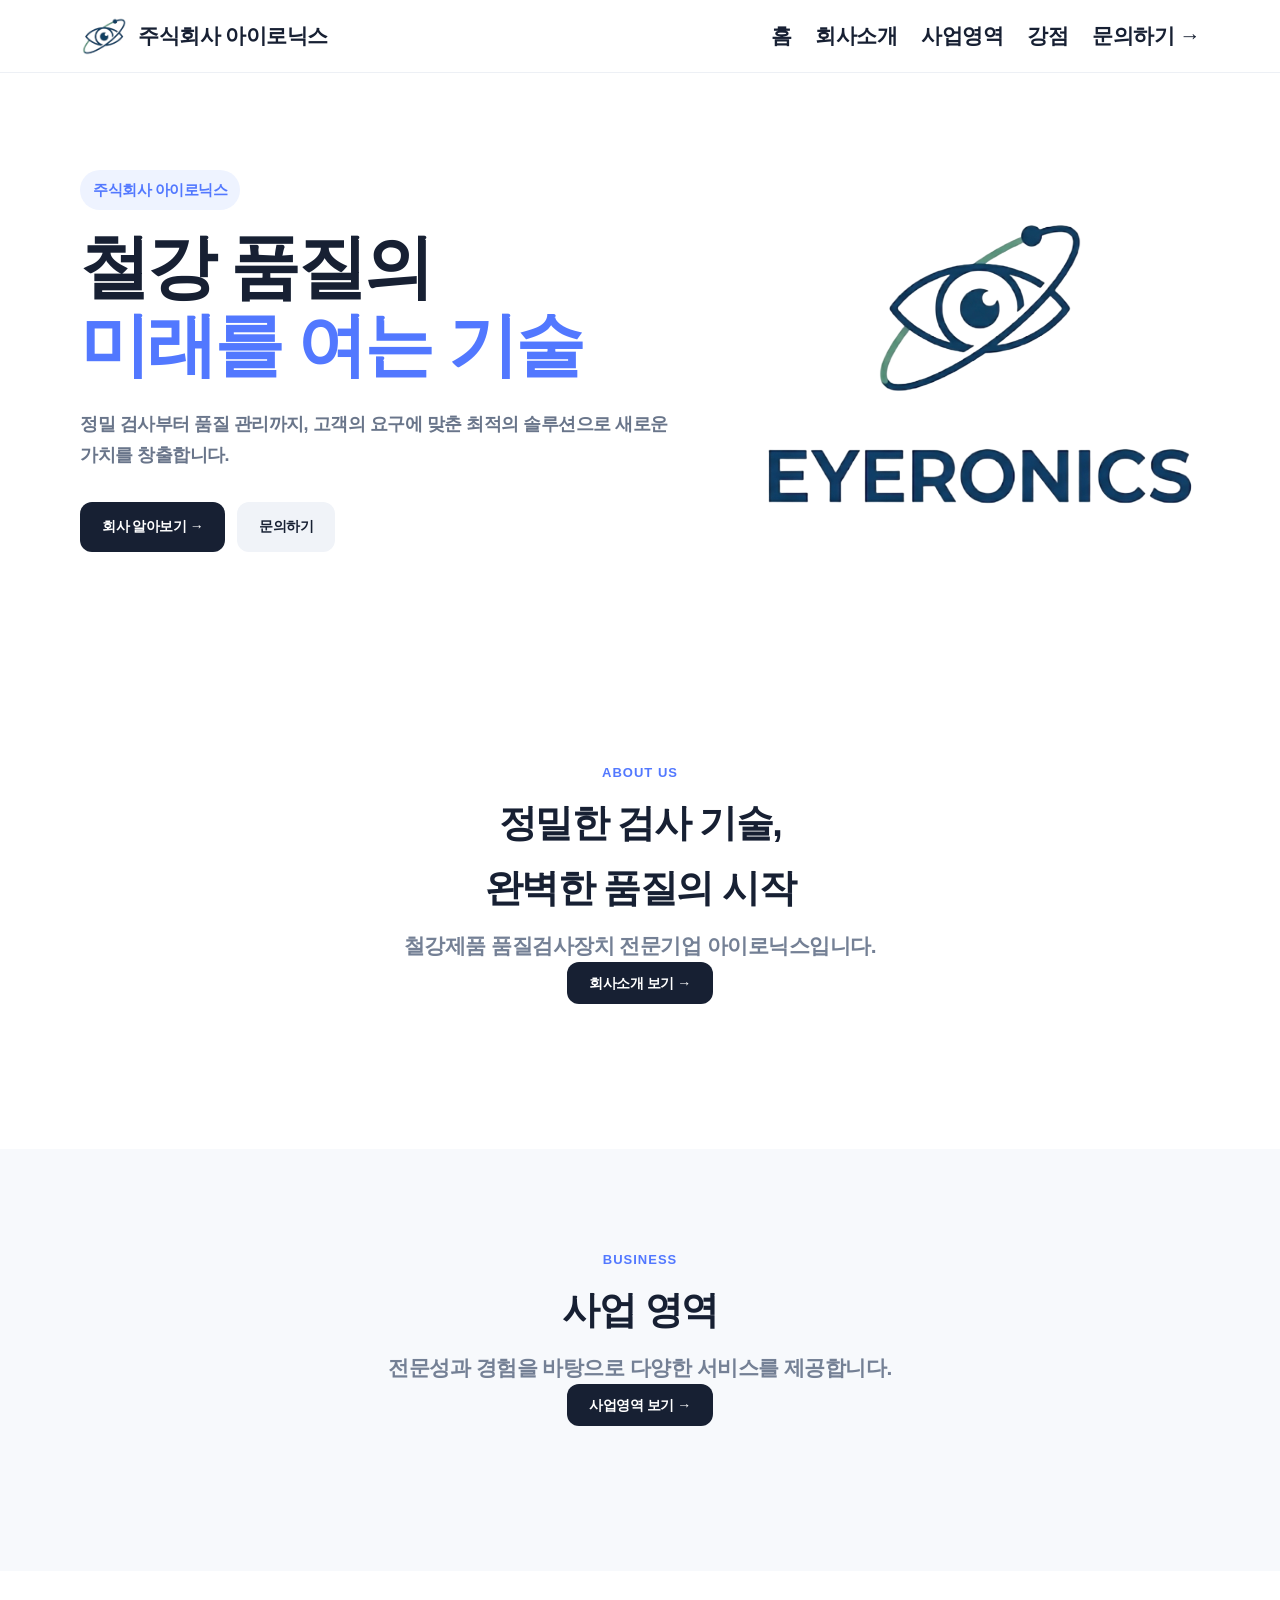
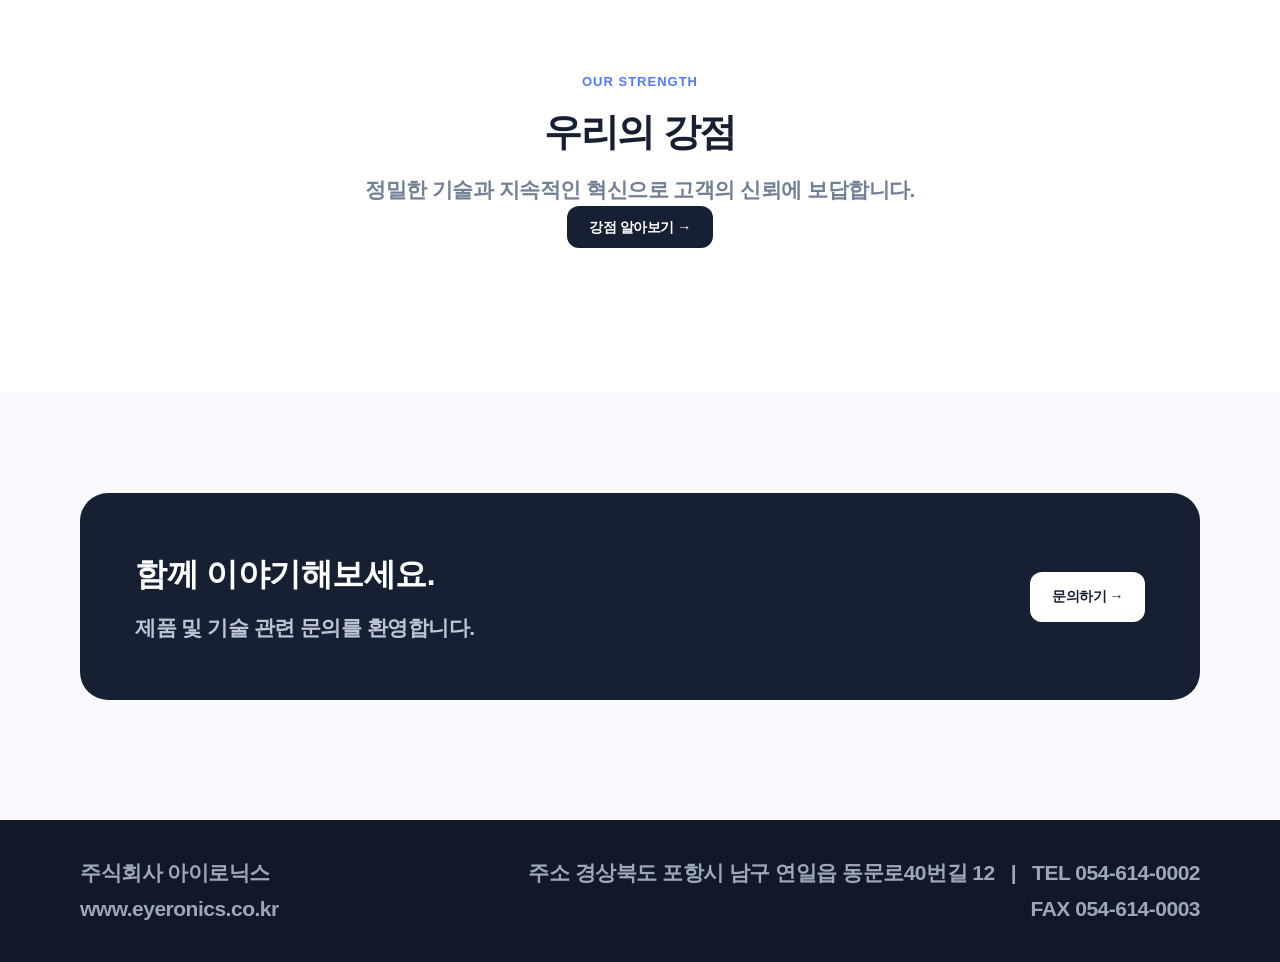
<file: index.html>
<!DOCTYPE html>
<html lang="ko">
<head>
  <meta charset="UTF-8">
  <meta name="viewport" content="width=device-width, initial-scale=1.0">
  <title>주식회사 아이로닉스</title>
  <link rel="stylesheet" href="style.css">
  <meta name="description" content="철강제품 품질검사장치 전문기업 아이로닉스">
</head>
<body>

<header>
  <div class="container nav">
    <a href="index.html" class="brand">
      <img src="아이로닉스로고.png" alt="아이로닉스 로고">
      <span>주식회사 아이로닉스</span>
    </a>
    <nav class="menu">
      <a href="index.html">홈</a>
      <a href="about.html">회사소개</a>
      <a href="business.html">사업영역</a>
      <a href="strength.html">강점</a>
      <a href="mailto:info@eyeronics.co.kr">문의하기 →</a>
    </nav>
  </div>
</header>

<main>
  <section class="hero">
    <div class="container hero-grid">
      <div>
        <span class="badge">주식회사 아이로닉스</span>
        <h1>철강 품질의<br><em>미래를 여는 기술</em></h1>
        <p>
          정밀 검사부터 품질 관리까지,
          고객의 요구에 맞춘 최적의 솔루션으로
          새로운 가치를 창출합니다.
        </p>
        <div class="btns">
          <a class="btn btn-primary" href="about.html">회사 알아보기 →</a>
          <a class="btn btn-light" href="mailto:info@eyeronics.co.kr">문의하기</a>
        </div>
      </div>
      <img src="아이로닉스.png" alt="아이로닉스 사업 이미지"
           class="hero-image">
    </div>
  </section>

  <section class="about">
    <div class="container">
      <div class="section-title">
        <div class="small">ABOUT US</div>
        <h2>정밀한 검사 기술,<br>완벽한 품질의 시작</h2>
        <p>철강제품 품질검사장치 전문기업 아이로닉스입니다.</p>
        <a class="btn btn-primary" href="about.html">회사소개 보기 →</a>
      </div>
    </div>
  </section>

  <section>
    <div class="container">
      <div class="section-title">
        <div class="small">BUSINESS</div>
        <h2>사업 영역</h2>
        <p>전문성과 경험을 바탕으로 다양한 서비스를 제공합니다.</p>
        <a class="btn btn-primary" href="business.html">사업영역 보기 →</a>
      </div>
    </div>
  </section>

  <section class="about">
    <div class="container">
      <div class="section-title">
        <div class="small">OUR STRENGTH</div>
        <h2>우리의 강점</h2>
        <p>정밀한 기술과 지속적인 혁신으로 고객의 신뢰에 보답합니다.</p>
        <a class="btn btn-primary" href="strength.html">강점 알아보기 →</a>
      </div>
    </div>
  </section>

  <section class="contact">
    <div class="container">
      <div class="contact-box">
        <div>
          <h2>함께 이야기해보세요.</h2>
          <p>제품 및 기술 관련 문의를 환영합니다.</p>
        </div>
        <a class="btn" href="mailto:info@eyeronics.co.kr">문의하기 →</a>
      </div>
    </div>
  </section>
</main>

<footer>
  <div class="container footer-inner">
    <div>주식회사 아이로닉스</div>
    <div>주소 경상북도 포항시 남구 연일읍 동문로40번길 12
      &nbsp; | &nbsp; TEL 054-614-0002</div>
  </div>
  <div class="container footer-inner">
    <div>www.eyeronics.co.kr</div>
    <div>FAX 054-614-0003</div>
  </div>
</footer>

</body>
</html>
</file>
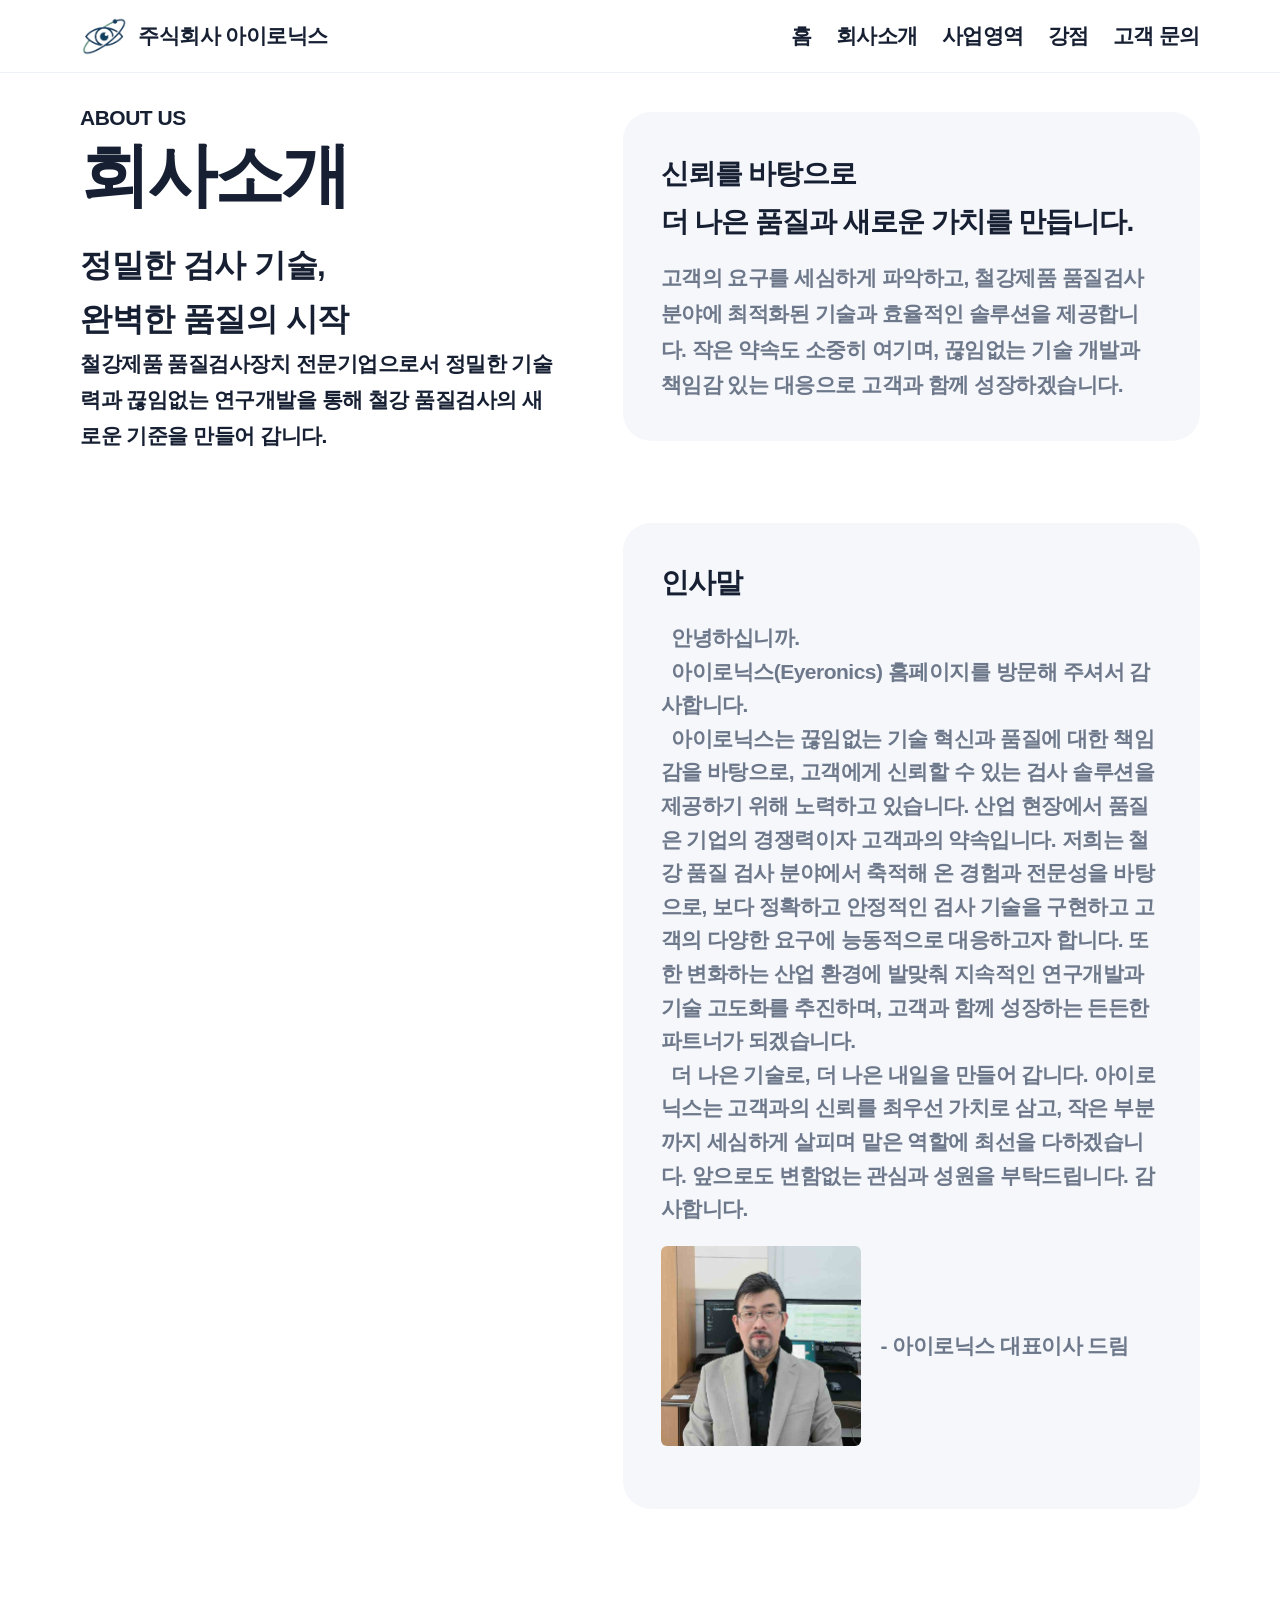
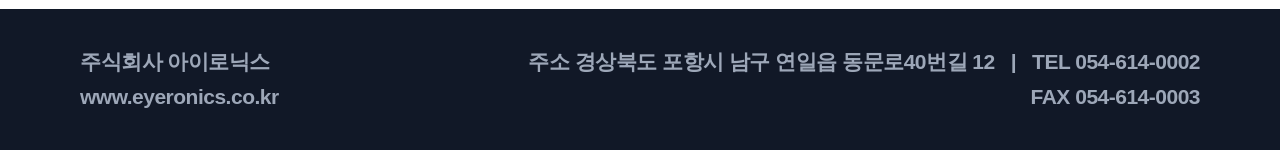
<file: about.html>
<!DOCTYPE html>
<html lang="ko">
<head>
  <meta charset="UTF-8">
  <meta name="viewport" content="width=device-width, initial-scale=1.0">
  <title>회사소개 | 아이로닉스</title>
  <link rel="stylesheet" href="style.css">
  <meta name="description" content="주식회사 아이로닉스 회사소개">
</head>
<body>

<header>
  <div class="container nav">
    <a href="index.html" class="brand">
      <img src="아이로닉스로고.png" alt="아이로닉스 로고">
      <span>주식회사 아이로닉스</span>
    </a>
    <nav class="menu">
      <a href="index.html">홈</a>
      <a href="about.html">회사소개</a>
      <a href="business.html">사업영역</a>
      <a href="strength.html">강점</a>
      <a href="mailto:info@eyeronics.co.kr">고객 문의</a>
    </nav>
  </div>
</header>

<main>
  <section class="about">
    <div class="container about-grid">
      <div>
        <div class="small">ABOUT US</div>
        <h1>회사소개</h1>
        <h2>정밀한 검사 기술,<br>완벽한 품질의 시작</h2>
        <p>
          철강제품 품질검사장치 전문기업으로서
          정밀한 기술력과 끊임없는 연구개발을 통해
          철강 품질검사의 새로운 기준을 만들어 갑니다.
        </p>
      </div>
      
      <div class="about-box">
        <h3>신뢰를 바탕으로<br>더 나은 품질과 새로운 가치를 만듭니다.</h3>
        <p>
          고객의 요구를 세심하게 파악하고,
          철강제품 품질검사 분야에 최적화된 기술과
          효율적인 솔루션을 제공합니다.
          작은 약속도 소중히 여기며, 끊임없는 기술 개발과
          책임감 있는 대응으로 고객과 함께 성장하겠습니다.
        </p>
      </div>
      <div>
        <!--   추후에 추가할때 사용-->
      </div>
      <div class="about-box">
        <div class="greeting-flex-box">

  
  <!-- 오른쪽 텍스트 영역 -->
  <div class="greeting-content">
        <h3>인사말</h3>
        <p>
          &nbsp; 안녕하십니까.<br> &nbsp; 아이로닉스(Eyeronics) 홈페이지를 방문해 주셔서 감사합니다.<br> &nbsp; 아이로닉스는 끊임없는 기술 혁신과 품질에 대한 책임감을 바탕으로, 고객에게 신뢰할 수 있는 검사 솔루션을 제공하기 위해 노력하고 있습니다.

산업 현장에서 품질은 기업의 경쟁력이자 고객과의 약속입니다. 저희는 철강 품질 검사 분야에서 축적해 온 경험과 전문성을 바탕으로, 보다 정확하고 안정적인 검사 기술을 구현하고 고객의 다양한 요구에 능동적으로 대응하고자 합니다.

또한 변화하는 산업 환경에 발맞춰 지속적인 연구개발과 기술 고도화를 추진하며, 고객과 함께 성장하는 든든한 파트너가 되겠습니다.<br>&nbsp; 

더 나은 기술로, 더 나은 내일을 만들어 갑니다. 아이로닉스는 고객과의 신뢰를 최우선 가치로 삼고, 작은 부분까지 세심하게 살피며 맡은 역할에 최선을 다하겠습니다.

앞으로도 변함없는 관심과 성원을 부탁드립니다. 감사합니다.<br>
 <div class="ceo-bottom-box">
  <div class="ceo-photo">
    <img src="ceo.jpg" alt="대표이사 사진"> <!-- 본인 이미지 파일명으로 변경 -->
  </div>
  <div class="ceo-sign-text">
    <p>- 아이로닉스 대표이사 드림</p>
  </div>
</div>
      </div>
    </div>
  </section>
</main>

<footer>
  <div class="container footer-inner">
    <div>주식회사 아이로닉스</div>
    <div>주소 경상북도 포항시 남구 연일읍 동문로40번길 12
      &nbsp; | &nbsp; TEL 054-614-0002</div>
  </div>
  <div class="container footer-inner">
    <div>www.eyeronics.co.kr</div>
    <div>FAX 054-614-0003</div>
  </div>
</footer>

</body>
</html>
</file>
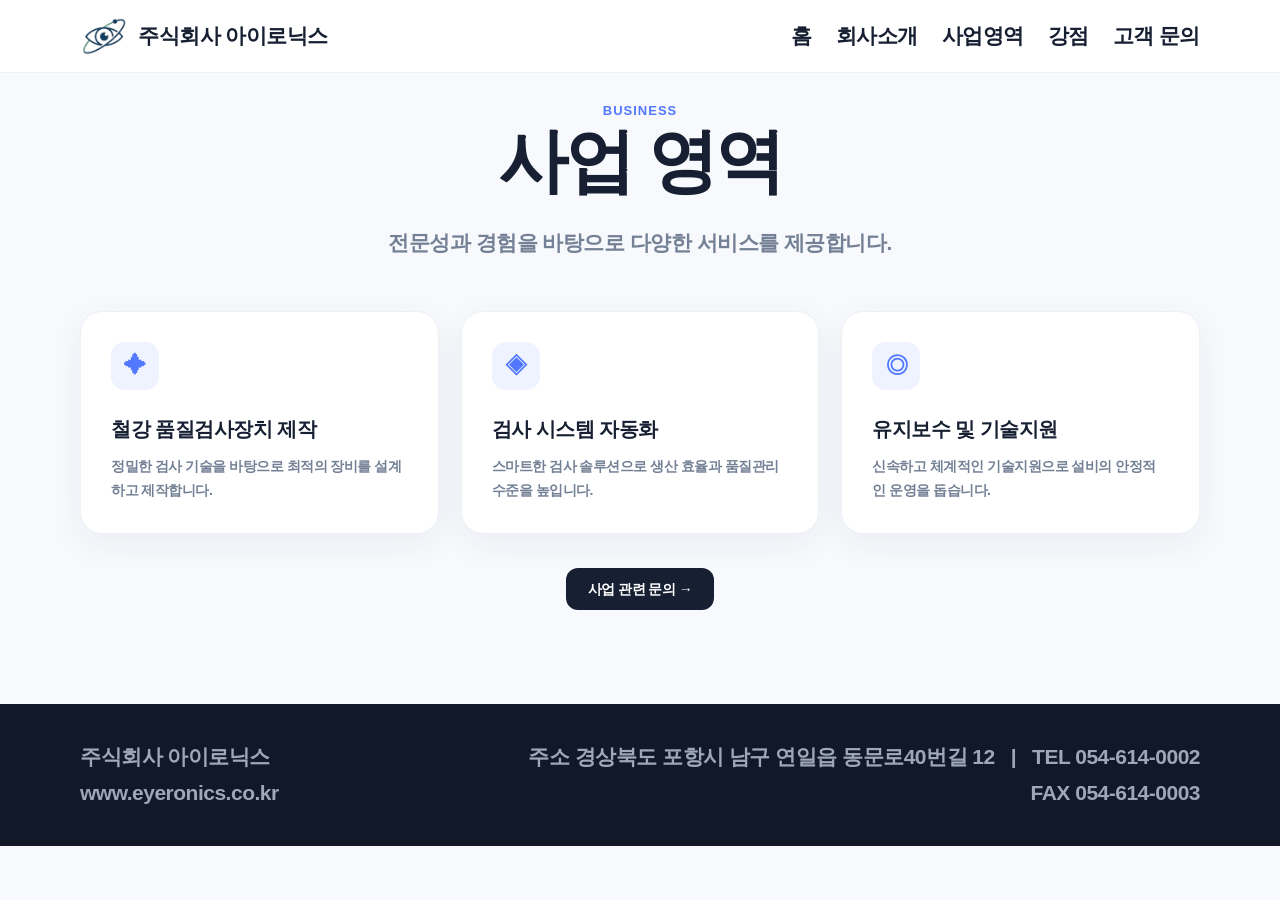
<file: business.html>
<!DOCTYPE html>
<html lang="ko">
<head>
  <meta charset="UTF-8">
  <meta name="viewport" content="width=device-width, initial-scale=1.0">
  <title>사업영역 | 아이로닉스</title>
  <link rel="stylesheet" href="style.css">
  <meta name="description" content="아이로닉스의 사업영역과 기술 서비스">
</head>
<body>

<header>
  <div class="container nav">
    <a href="index.html" class="brand">
      <img src="아이로닉스로고.png" alt="아이로닉스 로고">
      <span>주식회사 아이로닉스</span>
    </a>
    <nav class="menu">
      <a href="index.html">홈</a>
      <a href="about.html">회사소개</a>
      <a href="business.html">사업영역</a>
      <a href="strength.html">강점</a>
      <a href="mailto:info@eyeronics.co.kr">고객 문의</a>
    </nav>
  </div>
</header>

<main>
  <section>
    <div class="container">
      <div class="section-title">
        <div class="small">BUSINESS</div>
        <h1>사업 영역</h1>
        <p>전문성과 경험을 바탕으로 다양한 서비스를 제공합니다.</p>
      </div>

      <div class="cards">
        <div class="card">
          <div class="icon">✦</div>
          <h3>철강 품질검사장치 제작</h3>
          <p>정밀한 검사 기술을 바탕으로 최적의 장비를 설계하고 제작합니다.</p>
        </div>
        <div class="card">
          <div class="icon">◈</div>
          <h3>검사 시스템 자동화</h3>
          <p>스마트한 검사 솔루션으로 생산 효율과 품질관리 수준을 높입니다.</p>
        </div>
        <div class="card">
          <div class="icon">◎</div>
          <h3>유지보수 및 기술지원</h3>
          <p>신속하고 체계적인 기술지원으로 설비의 안정적인 운영을 돕습니다.</p>
        </div>
      </div>

      <p style="text-align:center;margin-top:35px">
        <a class="btn btn-primary" href="inquiry.html">사업 관련 문의 →</a>
      </p>
    </div>
  </section>
</main>

<footer>
  <div class="container footer-inner">
    <div>주식회사 아이로닉스</div>
    <div>주소 경상북도 포항시 남구 연일읍 동문로40번길 12
      &nbsp; | &nbsp; TEL 054-614-0002</div>
  </div>
  <div class="container footer-inner">
    <div>www.eyeronics.co.kr</div>
    <div>FAX 054-614-0003</div>
  </div>
</footer>

</body>
</html>
</file>
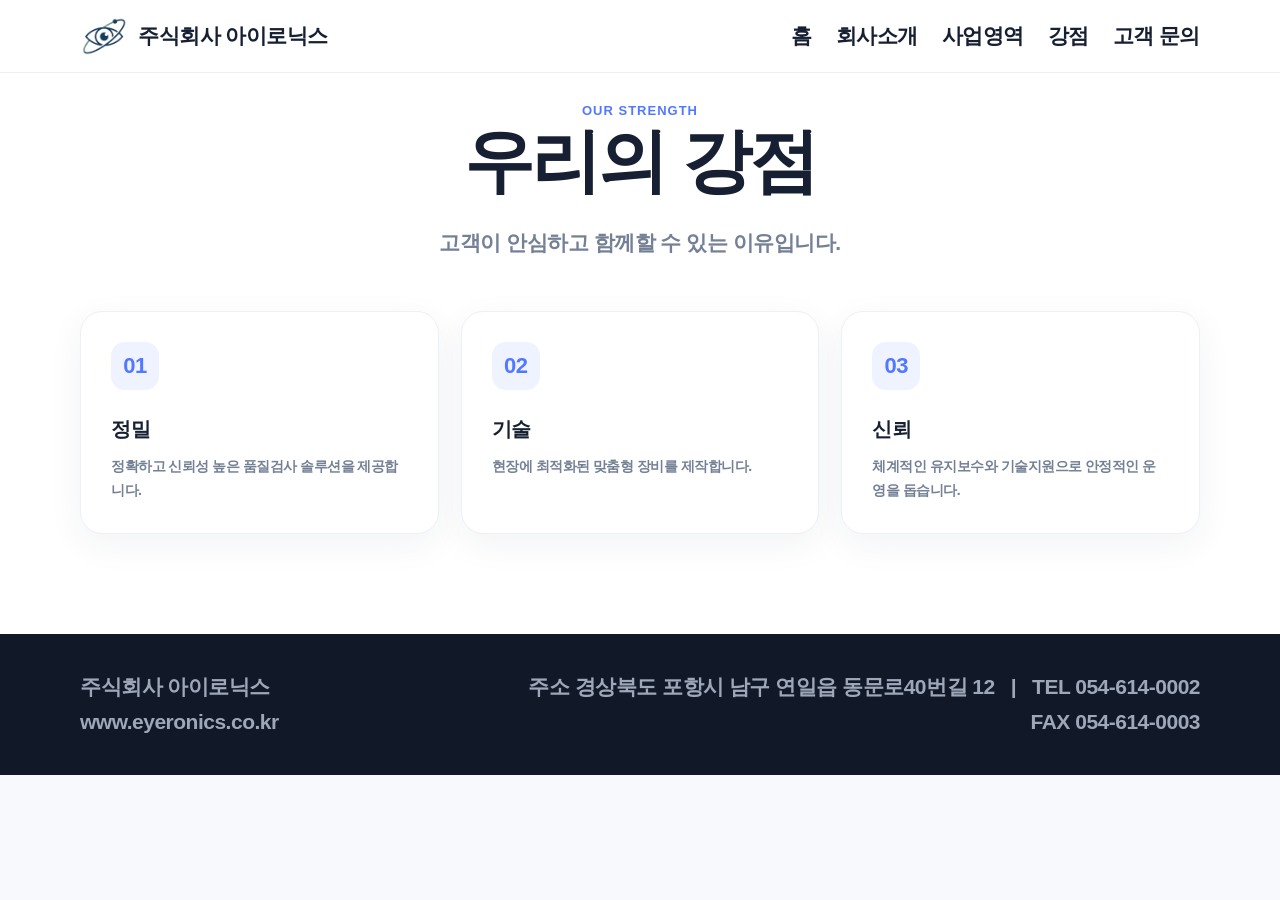
<file: strength.html>
<!DOCTYPE html>
<html lang="ko">
<head>
  <meta charset="UTF-8">
  <meta name="viewport" content="width=device-width, initial-scale=1.0">
  <title>우리의 강점 | 아이로닉스</title>
  <link rel="stylesheet" href="style.css">
  <meta name="description" content="아이로닉스의 기술 경쟁력과 강점">
</head>
<body>

<header>
  <div class="container nav">
    <a href="index.html" class="brand">
      <img src="아이로닉스로고.png" alt="아이로닉스 로고">
      <span>주식회사 아이로닉스</span>
    </a>
    <nav class="menu">
      <a href="index.html">홈</a>
      <a href="about.html">회사소개</a>
      <a href="business.html">사업영역</a>
      <a href="strength.html">강점</a>
      <a href="mailto:info@eyeronics.co.kr">고객 문의</a>
    </nav>
  </div>
</header>

<main>
  <section class="about">
    <div class="container">
      <div class="section-title">
        <div class="small">OUR STRENGTH</div>
        <h1>우리의 강점</h1>
        <p>고객이 안심하고 함께할 수 있는 이유입니다.</p>
      </div>

      <div class="cards">
        <div class="card">
          <div class="icon">01</div>
          <h3>정밀</h3>
          <p>정확하고 신뢰성 높은 품질검사 솔루션을 제공합니다.</p>
        </div>
        <div class="card">
          <div class="icon">02</div>
          <h3>기술</h3>
          <p>현장에 최적화된 맞춤형 장비를 제작합니다.</p>
        </div>
        <div class="card">
          <div class="icon">03</div>
          <h3>신뢰</h3>
          <p>체계적인 유지보수와 기술지원으로 안정적인 운영을 돕습니다.</p>
        </div>
      </div>
    </div>
  </section>
</main>

<footer>
  <div class="container footer-inner">
    <div>주식회사 아이로닉스</div>
    <div>주소 경상북도 포항시 남구 연일읍 동문로40번길 12
      &nbsp; | &nbsp; TEL 054-614-0002</div>
  </div>
  <div class="container footer-inner">
    <div>www.eyeronics.co.kr</div>
    <div>FAX 054-614-0003</div>
  </div>
</footer>

</body>
</html>
</file>
<file: style.css>
*{box-sizing:border-box;margin:0;padding:0}
html{scroll-behavior:smooth}
body{
  font-family:-apple-system,BlinkMacSystemFont,"Segoe UI","Noto Sans KR",sans-serif;
  color:#172033;background:#f7f9fc;line-height:1.7;
}
a{text-decoration:none;color:inherit}
.container{width:min(1120px,92%);margin:auto;font-size:21px;font-weight:800;letter-spacing:-.5px}
header{
  position:fixed;top:0;left:0;right:0;z-index:100;
  background:rgba(255,255,255,.9);backdrop-filter:blur(14px);
  border-bottom:1px solid #edf0f5;
}
.nav{height:72px;display:flex;align-items:center;justify-content:space-between}
.logo{font-size:21px;font-weight:800;letter-spacing:-.5px}
.logo span{color:#5278ff}

.brand {
  display: flex;
  align-items: center;
  gap: 10px;
  text-decoration: none;
}

.brand img {
  width: 48px;
  height: 48px;
  object-fit: contain;
}

.brand span {
  font-weight: 700;
}

.menu {
  display: flex;
  align-items: center;
  gap: 24px;
  flex-wrap: wrap;
}

.menu a {
  text-decoration: none;
}

/* 작은 화면에서도 메뉴가 잘 보이도록 */
@media (max-width: 700px) {
  .nav {
    flex-wrap: wrap;
    gap: 16px;
  }

  .menu {
    gap: 12px;
  }

  .menu a {
    font-size: 14px;
  }
}

.hero{padding:170px 0 110px;background:#fff}
.hero-grid{display:grid;grid-template-columns:1.15fr .85fr;gap:70px;align-items:center}

.hero-image {
  width: 100%;
  max-width: 480px;
  height: auto;
  object-fit: contain;
}

.badge{
 display:inline-block;padding:7px 13px;border-radius:30px;
 background:#eef3ff;color:#5278ff;font-size:15px;font-weight:700;margin-bottom:18px
}
h1{font-size:clamp(42px,6vw,70px);line-height:1.12;letter-spacing:-3px;margin-bottom:25px}
h1 em{font-style:normal;color:#5278ff}
.hero p{font-size:18px;color:#69758a;max-width:590px;margin-bottom:32px}
.btns{display:flex;gap:12px;flex-wrap:wrap}
.btn{padding:13px 22px;border-radius:12px;font-weight:700;font-size:14px}
.btn-primary{background:#172033;color:#fff}
.btn-light{background:#f0f3f8;color:#172033}
.hero-card{
 background:linear-gradient(145deg,#eef3ff,#fff);
 border:1px solid #e6ebf5;border-radius:30px;padding:28px;
 box-shadow:0 20px 60px rgba(36,55,100,.12)
}
.visual{height:360px;border-radius:22px;background:#fff;display:flex;align-items:center;justify-content:center;position:relative;overflow:hidden}
.circle{width:220px;height:220px;border-radius:50%;background:linear-gradient(135deg,#5278ff,#91a8ff);box-shadow:0 25px 60px rgba(82,120,255,.3)}
.float{position:absolute;background:#fff;padding:15px 20px;border-radius:16px;box-shadow:0 12px 30px rgba(30,45,80,.12);font-weight:700;font-size:13px}
.f1{top:38px;left:25px}.f2{bottom:38px;right:25px}
section{padding:100px 0}
.section-title{text-align:center;margin-bottom:50px}
.section-title .small{color:#5278ff;font-size:13px;font-weight:800;letter-spacing:1px}
.section-title h2{font-size:38px;letter-spacing:-1.5px;margin:7px 0}
.section-title p{color:#748095}
.cards{display:grid;grid-template-columns:repeat(3,1fr);gap:22px}
.card{
 background:#fff;border:1px solid #edf0f5;border-radius:22px;padding:30px;
 box-shadow:0 10px 35px rgba(35,48,80,.06);transition:.25s
}
.card:hover{transform:translateY(-5px);box-shadow:0 18px 40px rgba(35,48,80,.1)}
.icon{width:48px;height:48px;border-radius:14px;background:#eef3ff;color:#5278ff;display:grid;place-items:center;font-size:22px;margin-bottom:22px}
.card h3{font-size:20px;margin-bottom:9px}.card p{color:#738095;font-size:14px}
.about{background:#fff}
.about-grid{display:grid;grid-template-columns:.9fr 1.1fr;gap:70px;align-items:center}
.about-box{background:#f5f7fb;border-radius:28px;padding:38px}
.about-box h3{font-size:28px;letter-spacing:-1px;margin-bottom:15px}
.about-box p{color:#6d788b}
/* 인사말 본문과 아래쪽 영역 간격 조절 */
.greeting-content {
  margin-bottom: 25px;
  line-height: 1.6;
}

/* 사진과 서명을 감싸는 박스를 가로(flex)로 정렬 */
.ceo-bottom-box {
  display: flex;
  align-items: center; /* 세로 중앙 정렬 */
  gap: 20px; /* 사진과 서명 사이의 간격 */
  margin-top: 20px;
}

/* 왼쪽 사진 크기를 작게 조절 */
.ceo-photo {
  width: 200px; /* 원하시는 크기(예: 80px ~ 120px)로 조절 가능 */
  height: 200px;
  flex-shrink: 0;
}

.ceo-photo img {
  width: 100%;
  height: 100%;
  object-fit: cover;
  border-radius: 6px; /* 모서리를 살짝 둥글게 (원하시면 50%로 주어 동그랗게 만들 수도 있습니다) */
}

/* 대표이사 서명 텍스트 스타일 */
.ceo-sign-text p {
  margin: 0;
  font-weight: bold;
}

.stats{display:grid;grid-template-columns:repeat(3,1fr);gap:15px;margin-top:25px}
.stat{background:#fff;border-radius:16px;padding:20px;text-align:center;border:1px solid #e9edf4}
.stat strong{display:block;font-size:25px}.stat span{font-size:12px;color:#7c8799}
.contact{padding-bottom:120px}
.contact-box{
 background:#172033;color:#fff;border-radius:28px;padding:55px;
 display:flex;justify-content:space-between;align-items:center;gap:30px
}
.contact-box p{color:#bdc5d4;margin-top:8px}
.contact-box .btn{background:#fff;color:#172033;white-space:nowrap}
footer{background:#111827;color:#9da7b8;padding:35px 0;font-size:13px}
.footer-inner{display:flex;justify-content:space-between;gap:20px}
@media(max-width:800px){
 .menu{display:none}
 .hero-grid,.about-grid{grid-template-columns:1fr}
 .hero{padding-top:130px}
 .cards{grid-template-columns:1fr}
 .contact-box{padding:35px;display:block}
 .contact-box .btn{display:inline-block;margin-top:25px}
 .footer-inner{display:block}
}
</file>
